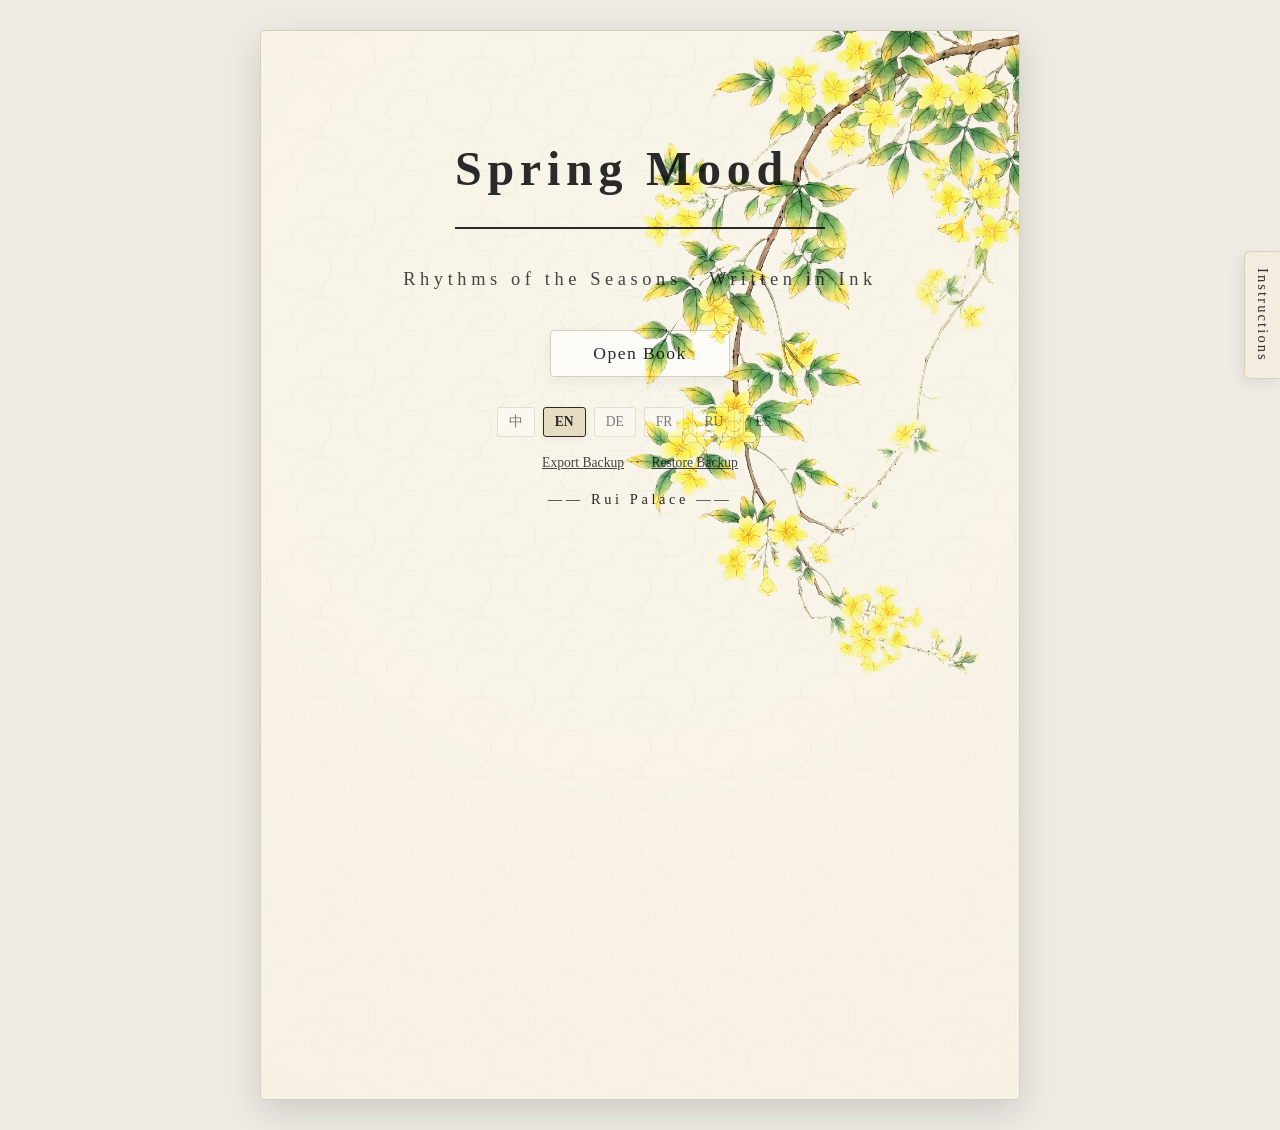
<file: index.html>
<!DOCTYPE html>
<html lang="en">
<head>
<link rel="manifest" href="manifest.json">
<meta name="theme-color" content="#F4EEDC">
<meta name="apple-mobile-web-app-capable" content="yes">
<meta name="apple-mobile-web-app-status-bar-style" content="black-translucent">
    <meta charset="UTF-8">
    <meta name="viewport" content="width=device-width, initial-scale=1.0">

    <title>Spring Mood · Rui Palace</title>

    <style>
:root {
    --bg-goose-yellow: #F4EEDC; 
    --text-ink: #333333;
    --sub-text: #444444;
    --line-color: #D8CEBC;
    --primary-color: #2A2A2A;
}

        body {
            background-color: #EFECE6;
            margin: 0;
            padding: 30px 20px;
            font-family: "Noto Serif SC", "Source Han Serif SC", "Songti SC", "SimSun", "Georgia", "Times New Roman", serif;
            display: flex;
            flex-direction: column;
            align-items: center;
            min-height: 100vh;
        }

        .book-sheet {
            width: 100%;
            max-width: 760px;
            min-height: 1070px;
            background-color: var(--bg-goose-yellow) !important;
            background-image: 
                radial-gradient(circle at 50% 30%, rgba(255,255,255,0.4) 0%, rgba(247,242,227,0.85) 100%),
                url("data:image/svg+xml,%3Csvg xmlns='http://www.w3.org/2000/svg' width='160' height='160' viewBox='0 0 160 160'%3E%3Cg fill='none' stroke='%23D8CEBC' stroke-width='1.2' stroke-linecap='round' stroke-linejoin='round' opacity='0.4'%3E%3Cpath d='M30,50 C30,35 45,25 60,25 C75,25 85,35 85,45 C85,55 75,60 65,60 C55,60 50,55 50,50 C50,45 55,40 60,40 C65,40 70,45 70,50 M30,50 C15,50 5,60 5,75 C5,90 20,100 40,100 C60,100 70,90 70,75 C70,68 65,62 60,60 M60,25 C60,10 75,2 90,2 C105,2 115,12 115,25 M115,25 C115,35 105,45 90,45 C80,45 75,38 75,30'/%3E%3Cpath d='M120,130 C120,115 135,105 150,105 C165,105 175,115 175,125 C175,135 165,140 155,140 C145,140 140,135 140,130 C140,125 145,120 150,120 C155,120 160,125 160,130 M120,130 C105,130 95,140 95,155 C95,170 110,180 130,180 M150,105 C150,90 165,82 180,82 M150,140 C135,140 125,150 125,165'/%3E%3Cpath d='M120,50 C120,35 135,25 150,25 C165,25 175,35 175,45 C175,55 165,60 155,60 C145,60 140,55 140,50 C140,45 145,40 150,40 C155,40 160,45 160,50 M120,50 C105,50 95,60 95,75 C95,90 110,100 130,100 M150,25 C150,10 165,2 180,2 M150,60 C135,60 125,70 125,85'/%3E%3Cpath d='M30,130 C30,115 45,105 60,105 C75,105 85,115 85,125 C85,135 75,140 65,140 C55,140 50,135 50,130 C50,125 55,120 60,120 C65,120 70,125 70,130 M30,130 C15,130 5,140 5,155 C5,170 20,180 40,180 M60,105 C60,90 75,82 90,82 M60,140 C45,140 35,150 35,165'/%3E%3C/g%3E%3C/svg%3E");
            background-repeat: repeat;
            padding: 55px 65px;
            box-shadow: 0 12px 40px rgba(0, 0, 0, 0.15);
            border: 1px solid var(--line-color);
            position: relative;
            box-sizing: border-box;
            overflow: hidden;
            display: flex;
            flex-direction: column;
            border-radius: 4px;
        }

        .page {
            position: absolute;
            top: 0;
            left: 0;
            width: 100%;
            height: 100%;
            padding: 55px 65px;
            box-sizing: border-box;
            display: none;
            flex-direction: column;
            z-index: 2;
            background: transparent;
        }

        .page.active {
            display: flex;
        }

        .corner-flower-sticker {
            position: absolute;
            pointer-events: none;
            z-index: 10;
            mix-blend-mode: multiply;
            filter: contrast(135%) brightness(108%);
            transition: all 0.3s ease;
        }

        .pos-top-right { top: -35px; right: -35px; width: 460px; transform: rotate(0deg); }
        .pos-top-left { top: -35px; left: -35px; width: 460px; transform: scaleX(-1); }
        .pos-bottom-right { bottom: -35px; right: -35px; width: 460px; transform: scaleY(-1); }
        .pos-bottom-left { bottom: -35px; left: -35px; width: 460px; transform: scale(-1, -1); }

        .cover-page {
            justify-content: center;
            align-items: center;
            text-align: center;
            position: relative;
        }

        .lang-switcher-bottom {
            margin-top: 30px;
            display: flex;
            gap: 8px;
            justify-content: center;
            z-index: 20;
        }
        
        .lang-btn {
            background: rgba(255, 255, 255, 0.35);
            border: 1px solid rgba(216, 206, 188, 0.6);
            padding: 5px 11px;
            font-size: 0.85rem;
            cursor: pointer;
            border-radius: 3px;
            font-family: inherit;
            color: rgba(68, 68, 68, 0.7);
            transition: all 0.2s;
        }
        .lang-btn:hover {
            background: rgba(255, 255, 255, 0.7);
            color: var(--primary-color);
        }
        .lang-btn.active {
            background: #E5DCC2;
            border-color: var(--primary-color);
            color: var(--primary-color);
            box-shadow: 0 2px 6px rgba(0,0,0,0.06);
            font-weight: 600;
        }

        .elegant-backup-bar {
            margin-top: 18px;
            display: flex;
            gap: 12px;
            justify-content: center;
            align-items: center;
            font-size: 0.85rem;
            z-index: 20;
            color: var(--sub-text);
        }
        .elegant-link {
            background: none;
            border: none;
            color: var(--sub-text);
            font-family: inherit;
            font-size: 0.85rem;
            cursor: pointer;
            text-decoration: underline;
            padding: 0;
            transition: opacity 0.2s;
        }
        .elegant-link:hover {
            opacity: 0.6;
        }

        .cover-title-wrapper {
            display: inline-flex;
            flex-direction: column;
            align-items: center;
            cursor: pointer;
            margin-bottom: 40px;
            padding-bottom: 10px;
            border-bottom: 2px solid var(--primary-color);
        }
        
        .cover-title-row {
            display: flex;
            align-items: center;
            gap: 10px;
        }

        .cover-title {
            font-size: 3rem;
            color: var(--primary-color);
            letter-spacing: 0.12em;
            font-weight: 600;
            outline: none;
            margin: 0;
        }

        .edit-pencil-icon {
            font-size: 1.3rem;
            opacity: 0.25;
            transition: opacity 0.3s ease, transform 0.3s ease;
        }
        .cover-title-wrapper:hover .edit-pencil-icon {
            opacity: 0.85;
            transform: scale(1.1);
        }

        .edit-hint-text {
            font-size: 0.8rem;
            color: var(--sub-text);
            opacity: 0;
            transform: translateY(-4px);
            transition: all 0.3s ease;
            letter-spacing: 0.08em;
            margin-top: 6px;
        }
        .cover-title-wrapper:hover .edit-hint-text {
            opacity: 0.8;
            transform: translateY(0);
        }

        .cover-subtitle {
            font-size: 1.15rem;
            color: var(--sub-text);
            letter-spacing: 0.25em;
            margin-bottom: 40px;
        }

        .btn-open {
            background-color: rgba(255, 255, 255, 0.65);
            backdrop-filter: blur(6px);
            -webkit-backdrop-filter: blur(6px);
            color: var(--primary-color);
            border: 1px solid var(--line-color);
            padding: 12px 42px;
            font-size: 1.1rem;
            font-family: inherit;
            border-radius: 4px;
            cursor: pointer;
            letter-spacing: 0.08em;
            box-shadow: 0 4px 15px rgba(0, 0, 0, 0.06);
            transition: all 0.3s ease;
        }
        .btn-open:hover { 
            background-color: rgba(255, 255, 255, 0.9); 
            border-color: var(--primary-color);
            box-shadow: 0 6px 20px rgba(0, 0, 0, 0.1);
        }

        .page-nav {
            display: flex;
            justify-content: space-between;
            align-items: center;
            border-bottom: 1px solid var(--line-color);
            padding-bottom: 12px;
            margin-bottom: 15px;
            position: relative;
            z-index: 15;
        }
        .nav-title {
            font-size: 1.2rem;
            color: var(--primary-color);
            font-weight: 600;
        }
        .btn-link {
            background: none;
            border: none;
            color: var(--sub-text);
            font-family: inherit;
            font-size: 0.95rem;
            cursor: pointer;
            text-decoration: underline;
        }
        .btn-link:hover { opacity: 0.7; }

        .sticker-toggle-bar {
            display: flex;
            justify-content: space-between;
            align-items: center;
            background: rgba(255, 255, 255, 0.5);
            border: 1px dashed var(--line-color);
            padding: 6px 12px;
            border-radius: 4px;
            margin-bottom: 12px;
            font-size: 0.85rem;
            position: relative;
            z-index: 20;
        }
        .sticker-toolbar {
            background: rgba(255, 255, 255, 0.85);
            border: 1px solid var(--line-color);
            padding: 10px 14px;
            border-radius: 4px;
            margin-bottom: 15px;
            position: relative;
            z-index: 20;
            font-size: 0.85rem;
            box-shadow: 0 4px 12px rgba(0,0,0,0.06);
            display: none;
        }
        .sticker-toolbar.show {
            display: block;
        }
        .sticker-options {
            display: flex;
            gap: 6px;
            flex-wrap: wrap;
            margin-top: 8px;
        }
        .sticker-thumb {
            width: 32px;
            height: 32px;
            object-fit: cover;
            border: 1px solid var(--line-color);
            border-radius: 3px;
            cursor: pointer;
            opacity: 0.6;
            transition: all 0.2s;
        }
        .sticker-thumb.active, .sticker-thumb:hover {
            opacity: 1;
            border-color: var(--primary-color);
            transform: scale(1.1);
        }
        .pos-btn {
            background: none;
            border: 1px solid var(--line-color);
            padding: 2px 6px;
            border-radius: 3px;
            cursor: pointer;
            font-size: 0.8rem;
            font-family: inherit;
            color: var(--primary-color);
        }
        .pos-btn.active, .pos-btn:hover {
            background: rgba(255, 255, 255, 0.95);
            border-color: var(--primary-color);
        }

        .index-page-content {
            flex-grow: 1;
            overflow-y: auto;
            padding-right: 5px;
            position: relative;
            z-index: 15;
        }
        .index-actions {
            margin-bottom: 20px;
            display: flex;
            justify-content: space-between;
            align-items: center;
            position: relative;
            z-index: 15;
        }
        .btn-primary {
            background-color: rgba(255, 255, 255, 0.65);
            backdrop-filter: blur(6px);
            -webkit-backdrop-filter: blur(6px);
            color: var(--primary-color);
            border: 1px solid var(--line-color);
            padding: 8px 20px;
            border-radius: 4px;
            cursor: pointer;
            font-family: inherit;
            font-size: 0.95rem;
            box-shadow: 0 2px 8px rgba(0,0,0,0.06);
            transition: all 0.2s ease;
        }
        .btn-primary:hover { 
            background-color: rgba(255, 255, 255, 0.9); 
            border-color: var(--primary-color);
        }

        .diary-catalog-item {
            padding: 14px 18px;
            margin-bottom: 12px;
            background: rgba(255, 255, 255, 0.6);
            border: 1px solid var(--line-color);
            border-radius: 4px;
            display: flex;
            justify-content: space-between;
            align-items: center;
            cursor: pointer;
            transition: all 0.2s;
        }
        .diary-catalog-item:hover {
            background: rgba(255, 255, 255, 0.9);
            transform: translateY(-1px);
            border-color: var(--primary-color);
        }
        .catalog-date {
            font-weight: bold;
            color: var(--primary-color);
            font-size: 0.95rem;
        }
        .catalog-preview {
            color: var(--text-ink);
            font-size: 0.95rem;
            overflow: hidden;
            text-overflow: ellipsis;
            white-space: nowrap;
            max-width: 380px;
            margin-left: 20px;
            flex-grow: 1;
        }

        .diary-header {
            display: flex;
            justify-content: flex-start;
            align-items: center;
            gap: 20px;
            border-bottom: 1px solid var(--line-color);
            padding-bottom: 10px;
            margin-bottom: 15px;
            position: relative;
            z-index: 15;
        }
        .editable-input {
            background: transparent;
            border: none;
            border-bottom: 1px dashed transparent;
            font-family: inherit;
            font-size: 0.95rem;
            color: var(--sub-text);
            outline: none;
            padding: 4px;
        }
        .editable-input:focus { border-bottom: 1px dashed var(--sub-text); }

        .writing-area {
            flex-grow: 1;
            position: relative;
            z-index: 15;
        }
        .diary-textarea {
            width: 100%;
            height: 500px;
            background: transparent;
            border: none;
            outline: none;
            resize: none;
            font-size: 1.1rem;
            line-height: 2.1;
            color: var(--text-ink);
            font-family: inherit;
        }

        .diary-footer {
            margin-top: 15px;
            padding-top: 15px;
            border-top: 1px dashed var(--line-color);
            display: flex;
            justify-content: space-between;
            align-items: center;
            position: relative;
            z-index: 15;
        }
        .poetry-footer { font-size: 1rem; color: var(--sub-text); font-style: italic; cursor: pointer; }
        .poetry-footer:hover { opacity: 0.7; }
        .brand-footer { font-size: 0.85rem; color: var(--primary-color); letter-spacing: 0.03em; }

        .guide-sidebar-tab {
            position: fixed;
            right: 0;
            top: 35%;
            transform: translateY(-50%);
            background: rgba(244, 238, 220, 0.75);
            backdrop-filter: blur(8px);
            -webkit-backdrop-filter: blur(8px);
            color: var(--primary-color);
            border: 1px solid var(--line-color);
            border-right: none;
            padding: 16px 9px;
            font-size: 0.9rem;
            writing-mode: vertical-rl;
            letter-spacing: 0.15em;
            cursor: pointer;
            border-top-left-radius: 6px;
            border-bottom-left-radius: 6px;
            box-shadow: -4px 4px 15px rgba(0,0,0,0.08);
            z-index: 100;
            transition: all 0.3s ease;
            font-family: inherit;
            text-decoration: none;
            display: block;
            text-align: center;
        }
        .guide-sidebar-tab:hover {
            background: rgba(255, 255, 255, 0.95);
            padding-right: 13px;
        }
    </style>
</head>
<body>
    <div id="diary-content" style="display: none;">
        <h1>Welcome to your exclusive space</h1>
    </div>
    
    <a href="guide.html" class="guide-sidebar-tab" id="guideTabLabel" target="_blank">Instructions</a>

    <div class="book-sheet">
        <img src="" alt="Flower Sticker" class="corner-flower-sticker" id="stickerImg">

        <div class="page cover-page active" id="pageCover">
            <div class="cover-title-wrapper" title="Click to edit title">
                <div class="cover-title-row">
                    <h1 class="cover-title" id="coverTitle" contenteditable="true">Spring Mood</h1>
                    <span class="edit-pencil-icon">✏️</span>
                </div>
                <span class="edit-hint-text" id="editHintText">(Click title to edit)</span>
            </div>

            <div class="cover-subtitle" id="coverSubtitle">Rhythms of the Seasons · Written in Ink</div>
            <button class="btn-open" id="btnOpenText" onclick="goToPage('pageIndex')">Open Book</button>
            
            <div class="lang-switcher-bottom">
                <button class="lang-btn" onclick="switchLanguage('zh', this)">中</button>
                <button class="lang-btn active" onclick="switchLanguage('en', this)">EN</button>
                <button class="lang-btn" onclick="switchLanguage('de', this)">DE</button>
                <button class="lang-btn" onclick="switchLanguage('fr', this)">FR</button>
                <button class="lang-btn" onclick="switchLanguage('ru', this)">RU</button>
                <button class="lang-btn" onclick="switchLanguage('es', this)">ES</button>
            </div>

            <div class="elegant-backup-bar">
                <button class="elegant-link" onclick="exportDiaryData()" id="btnExportData">Export Backup</button>
                <span>·</span>
                <label for="importFile" class="elegant-link" id="btnImportDataLabel" style="cursor: pointer;">Restore Backup</label>
                <input type="file" id="importFile" accept=".json" style="display: none;" onchange="importDiaryData(event)">
            </div>
            
            <div style="margin-top: 20px; font-size: 0.9rem; color: var(--primary-color); letter-spacing: 0.25em;" id="coverBrand">—— Rui Palace ——</div>
        </div>

        <div class="page" id="pageIndex">
            <div class="page-nav">
                <span class="nav-title" id="indexTitleText">Catalog & Past Treasures</span>
                <button class="btn-link" id="btnCloseBook" onclick="goToPage('pageCover')">Close Cover</button>
            </div>
            <div class="index-actions">
                <button class="btn-link" id="btnBackToMonths" onclick="renderMonthCatalog()" style="display: none; font-size: 0.95rem;">← Back to Months</button>
                <span id="currentMonthIndicator" style="font-size: 0.95rem; font-weight: 600; color: var(--primary-color);"></span>
                <button class="btn-primary" id="btnNewDiary" onclick="openNewDiary()">+ Write New Diary</button>
            </div>
            <div class="index-page-content" id="catalogList"></div>

            <div style="text-align: center; font-size: 0.85rem; color: var(--primary-color); letter-spacing: 0.15em; margin-top: 10px;" id="indexBrandText">—— Rui Palace ——</div>
        </div>

        <div class="page" id="pageWrite">
            <div class="page-nav">
                <span class="nav-title" id="writePageTitle">Inking Blossoms</span>
                <button class="btn-link" id="btnBackCatalog" onclick="handleBackFromWrite()">Back to Catalog</button>
            </div>
            
            <div class="sticker-toggle-bar">
                <span id="stickerStatusHint">🌸 Floral sticker applied</span>
                <button class="btn-link" onclick="toggleStickerToolbar()" id="btnToggleSticker" style="font-size: 0.85rem;">Change/Adjust Sticker</button>
            </div>

            <div class="sticker-toolbar" id="stickerToolbarPanel">
                <div style="display: flex; justify-content: space-between; align-items: center; margin-bottom: 6px;">
                    <span id="labelStickerPick" style="font-weight: 600;">🌸 Select Sticker:</span>
                    <button class="btn-link" onclick="toggleStickerToolbar()" id="btnCloseStickerPanel" style="font-size: 0.8rem;">Done</button>
                </div>
                <div class="sticker-options" id="stickerThumbnails"></div>
                <div style="display: flex; align-items: center; gap: 8px; margin-top: 10px; border-top: 1px dashed var(--line-color); padding-top: 6px;">
                    <span id="labelStickerPos">Sticker Corner:</span>
                    <button class="pos-btn" onclick="setStickerPosition('top-right')" id="posTR">Top-Right</button>
                    <button class="pos-btn" onclick="setStickerPosition('top-left')" id="posTL">Top-Left</button>
                    <button class="pos-btn" onclick="setStickerPosition('bottom-right')" id="posBR">Bottom-Right</button>
                    <button class="pos-btn" onclick="setStickerPosition('bottom-left')" id="posBL">Bottom-Left</button>
                </div>
            </div>

            <header class="diary-header">
                <input type="text" class="editable-input" id="inputLocation" value="city" style="width: 110px;">
                <input type="date" class="editable-input" id="inputDate" style="width: 135px;">
                <input type="text" class="editable-input" id="inputWeather" value="Spring · Sunny 24°C" style="width: 160px;">
            </header>

            <main class="writing-area">
                <textarea class="diary-textarea" id="textareaContent" placeholder="Write down your solar terms and moods here..."></textarea>
            </main>

            <footer class="diary-footer">
                <button class="btn-link" id="btnDelete" style="color: var(--sub-text);" onclick="deleteCurrentDiary()">Delete Entry</button>
                <div class="poetry-footer" id="poetryFooterText" onclick="setRandomPoetry()" title="Click to change spring poetry">“Recognizing the east wind's face with ease, a myriad of purples and reds always mean spring.”</div>
                <div class="brand-footer" id="writeBrandText">—— Rui Palace ——</div>
                <button class="btn-primary" id="btnSaveRecord" onclick="saveAndReturnIndex()" style="padding: 6px 16px; font-size: 0.9rem;">Save & Record</button>
            </footer>
        </div>
    </div>

    <script>
        let editingDate = null;
        let currentViewingMonth = null; 
        let currentStickerSrc = 'image/flower1.jpg';
        let currentStickerPos = 'top-right';
        let currentPoetryIndex = 0; 
        let fileHandle = null;

        window.addEventListener('DOMContentLoaded', () => {
            const urlParams = new URLSearchParams(window.location.search);
            const token = urlParams.get('token');

            if (token) {
                const diaryContent = document.getElementById('diary-content');
                if (diaryContent) {
                    diaryContent.style.display = 'block';
                }
            }
            // 页面加载后依据当前默认语言初始化文本
            updatePageTexts();
        });

        const flowerList = [
            'image/flower1.jpg', 'image/flower2.jpg', 'image/flower3.jpg', 'image/flower4.jpg',
            'image/flower5.jpg', 'image/flower6.jpg', 'image/flower7.jpg', 'image/flower8.jpg',
            'image/flower9.jpg', 'image/flower10.jpg', 'image/flower11.jpg'
        ];

        const springPoetries = [
            {
                zh: "“等闲识得东风面，万紫千红总是春。”",
                en: "“Recognizing the east wind's face with ease, a myriad of purples and reds always mean spring.”",
                de: "“Leicht erkennt man das Gesicht des Ostwinds, ein Meer von Farben ist stets der Frühling.”",
                fr: "“Reconnaissant aisément le visage du vent d'est, une myriade de couleurs est toujours le printemps.”",
                ru: "“Легко узнать лицо восточного ветра, мириады красок — это всегда весна.”",
                es: "“Reconociendo fácilmente la cara del viento del este, una miríada de púrpuras y rojos siempre significan primavera.”"
            },
            {
                zh: "“胜日寻芳泗水滨，无边光景一时新。”",
                en: "“Seeking blossoms by the river on a lovely day, the boundless scenery is suddenly renewed.”",
                de: "“An einem schönen Tag am Fluss nach Blüten suchend, erneuert sich die unendliche Landschaft auf einmal.”",
                fr: "“Cherchant des fleurs au bord de la rivière par une belle journée, le paysage infini est soudain renouvelé.”",
                ru: "“В прекрасный день ищу цветы у реки, бескрайние пейзажи внезапно обновляются.”",
                es: "“Buscando flores junto al río en un día encantador, el paisaje sin límites se renueva de repente.”"
            },
            {
                zh: "“竹外桃花三两枝，春江水暖鸭先知。”",
                en: "“Two or three peach branches outside the bamboo, ducks are the first to know the spring river's warmth.”",
                de: "“Zwei oder drei Pfirsichzweige hinter dem Bambus, die Enten spüren als Erste die Wärme des Flusses.”",
                fr: "“Deux ou trois branches de pêcher derrière les bambous, les canards sentent les premiers la chaleur de l'eau.”",
                ru: "“Две-три ветки персика за бамбуком, утки первыми узнают тепло весенней реки.”",
                es: "“Dos o tres ramas de durazno fuera del bambú, los patos son los primeros en conocer la calidez del río.”"
            }
        ];

        function updatePoetryDisplay() {
            if (currentPoetryIndex >= 0 && currentPoetryIndex < springPoetries.length) {
                document.getElementById('poetryFooterText').innerText = springPoetries[currentPoetryIndex][currentLang];
            }
        }

        function setRandomPoetry() {
            currentPoetryIndex = Math.floor(Math.random() * springPoetries.length);
            updatePoetryDisplay();
        }

        const translations = {
            zh: {
                title: "春天的心情",
                editHint: "（点击标题可修改）",
                subtitle: "—— 岁时流转 · 笔尖藏珍 ——",
                openBtn: "翻开书卷",
                indexTitle: "目录与过往藏珍",
                closeBook: "合上书封",
                newDiary: "+ 书写新日记",
                writeTitle: "落笔生花",
                backCatalog: "返回目录",
                backMonths: "← 返回月份目录",
                stickerHint: "🌸 当前已贴上精致花卉装饰",
                toggleSticker: "更换/调整贴纸",
                stickerPick: "🌸 选择贴纸：",
                stickerPos: "贴纸角位：",
                closePanel: "完成/收起",
                posTR: "右上", posTL: "左上", posBR: "右下", posBL: "左下",
                defaultLocation: "城市",
                defaultWeather: "立春 · 晴 24°C",
                placeholder: "在此落笔，记录节气与心境……",
                saveBtn: "保存收录",
                deleteBtn: "删除这篇",
                brandText: "—— 蕊宫 ——",
                emptyCatalog: "书卷尚为空白，点击上方“书写新日记”开启第一页吧。",
                alertDateContent: "请填写日期与日记正文。",
                alertExists: "该日期的日记已存在，请直接在目录点击修改。",
                alertSuccess: "已成功收录至蕊宫目录",
                confirmDelete: "确定要删去这篇藏珍吗？",
                monthEntriesUnit: count => `收录有 ${count} 篇春日日记`,
                clickEnter: "点击进入 >",
                exportBtn: "导出备份",
                importBtn: "恢复备份",
                backupSuccess: "备份恢复成功！页面即将刷新。",
                backupError: "文件格式错误，无法恢复备份！",
                guideTab: "使用说明"
            },
            en: {
                title: "Spring Mood",
                editHint: "(Click title to edit)",
                subtitle: "Rhythms of the Seasons · Written in Ink",
                openBtn: "Open Book",
                indexTitle: "Catalog & Past Treasures",
                closeBook: "Close Cover",
                newDiary: "+ Write New Diary",
                writeTitle: "Inking Blossoms",
                backCatalog: "Back to Catalog",
                backMonths: "← Back to Months",
                stickerHint: "🌸 Floral sticker applied",
                toggleSticker: "Change/Adjust Sticker",
                stickerPick: "🌸 Select Sticker:",
                stickerPos: "Sticker Corner:",
                closePanel: "Done",
                posTR: "Top-Right", posTL: "Top-Left", posBR: "Bottom-Right", posBL: "Bottom-Left",
                defaultLocation: "city",
                defaultWeather: "Spring · Sunny 24°C",
                placeholder: "Write down your solar terms and moods here...",
                saveBtn: "Save & Record",
                deleteBtn: "Delete Entry",
                brandText: "—— Rui Palace ——",
                emptyCatalog: "The book is blank. Click '+ Write New Diary' above to start.",
                alertDateContent: "Please fill in the date and diary content.",
                alertExists: "A diary for this date already exists.",
                alertSuccess: "Successfully recorded into Rui Palace catalog.",
                confirmDelete: "Are you sure you want to delete this treasure?",
                monthEntriesUnit: count => `${count} spring entries recorded`,
                clickEnter: "View >",
                exportBtn: "Export Backup",
                importBtn: "Restore Backup",
                backupSuccess: "Backup restored successfully! Page is refreshing.",
                backupError: "Invalid file format, cannot restore backup!",
                guideTab: "Instructions"
            },
            de: {
                title: "Frühlingsstimmung",
                editHint: "(Titel zum Bearbeiten anklicken)",
                subtitle: "Jahreszeiten im Fluss · Kostbarkeiten der Feder",
                openBtn: "Buch öffnen",
                indexTitle: "Katalog & Vergangene Schätze",
                closeBook: "Umschlag schließen",
                newDiary: "+ Neues Tagebuch",
                writeTitle: "Blühende Zeilen",
                backCatalog: "Zurück zum Katalog",
                backMonths: "← Zurück zu den Monaten",
                stickerHint: "🌸 Filigraner Blumenaufkleber angebracht",
                toggleSticker: "Aufkleber wechseln/anpassen",
                stickerPick: "🌸 Aufkleber wählen:",
                stickerPos: "Aufkleber-Ecke:",
                closePanel: "Fertig / Schließen",
                posTR: "Oben-Rechts", posTL: "Oben-Links", posBR: "Unten-Rechts", posBL: "Unten-Links",
                defaultLocation: "city",
                defaultWeather: "Frühling · Sonnig 24°C",
                placeholder: "Schreiben Sie hier Ihre Gedanken und Jahreszeiten nieder...",
                saveBtn: "Speichern",
                deleteBtn: "Eintrag löschen",
                brandText: "—— Rui Palast ——",
                emptyCatalog: "Das Buch ist noch leer. Klicken Sie oben auf „Neues Tagebuch“, um die erste Seite zu beginnen.",
                alertDateContent: "Bitte füllen Sie Datum und Inhalt aus.",
                alertExists: "Ein Eintrag für dieses Datum existiert bereits. Bitte bearbeiten Sie ihn direkt im Katalog.",
                alertSuccess: "Erfolgreich in den Rui-Palast-Katalog aufgenommen.",
                confirmDelete: "Möchten Sie diesen Schatz wirklich löschen?",
                monthEntriesUnit: count => `${count} FrühlingsEinträge vorhanden`,
                clickEnter: "Anzeigen >",
                exportBtn: "Backup exportieren",
                importBtn: "Backup wiederherstellen",
                backupSuccess: "Backup erfolgreich wiederhergestellt! Die Seite wird aktualisiert.",
                backupError: "Ungültiges Dateiformat, Backup konnte nicht wiederhergestellt werden!",
                guideTab: "Anleitung"
            },
            fr: {
                title: "Humeur de Printemps",
                editHint: "(Cliquez pour modifier le titre)",
                subtitle: "Flux des Saisons · Trésors de la Plume",
                openBtn: "Ouvrir le Livre",
                indexTitle: "Catalogue & Trésors Passés",
                closeBook: "Fermer la Couverture",
                newDiary: "+ Nouveau Journal",
                writeTitle: "Écrire en Fleurs",
                backCatalog: "Retour au Catalogue",
                backMonths: "← Retour aux Mois",
                stickerHint: "🌸 Décoration florale appliquée",
                toggleSticker: "Changer / Ajuster l'autocollant",
                stickerPick: "🌸 Choisir un autocollant :",
                stickerPos: "Position du coin :",
                closePanel: "Terminé",
                posTR: "Haut-Droite", posTL: "Haut-Gauche", posBR: "Bas-Droite", posBL: "Bas-Gauche",
                defaultLocation: "city",
                defaultWeather: "Printemps · Ensoleillé 24°C",
                placeholder: "Écrivez ici vos impressions et termes solaires...",
                saveBtn: "Enregistrer",
                deleteBtn: "Supprimer",
                brandText: "—— Palais Rui ——",
                emptyCatalog: "Le livre est encore vide. Cliquez ci-dessus sur « Nouveau Journal » pour commencer.",
                alertDateContent: "Veuillez remplir la date et le contenu.",
                alertExists: "Un journal existe déjà pour cette date. Modifiez-le directement dans le catalogue.",
                alertSuccess: "Enregistré avec succès dans le catalogue du Palais Rui.",
                confirmDelete: "Êtes-vous sûr de vouloir supprimer ce trésor ?",
                monthEntriesUnit: count => `${count} entrées de printemps enregistrées`,
                clickEnter: "Voir >",
                exportBtn: "Exporter la sauvegarde",
                importBtn: "Restaurer la sauvegarde",
                backupSuccess: "Sauvegarde restaurée avec succès ! Actualisation en cours.",
                backupError: "Format de fichier invalide, échec de la restauration !",
                guideTab: "Guide"
            },
            ru: {
                title: "Весеннее Настроение",
                editHint: "(Нажмите, чтобы изменить название)",
                subtitle: "Круговорот Сезонов · Сокровища Пера",
                openBtn: "Открыть Книгу",
                indexTitle: "Каталог и Прошлые Записи",
                closeBook: "Закрыть Обложку",
                newDiary: "+ Новая Запись",
                writeTitle: "Цветущие Строки",
                backCatalog: "Назад к Каталогу",
                backMonths: "← Назад к Месяцам",
                stickerHint: "🌸 Цветочная наклейка добавлена",
                toggleSticker: "Сменить / Настроить наклейку",
                stickerPick: "🌸 Выберите наклейку:",
                stickerPos: "Угол размещения:",
                closePanel: "Готово",
                posTR: "Вверху-Справа", posTL: "Вверху-Слева", posBR: "Внизу-Справа", posBL: "Внизу-Слева",
                defaultLocation: "Нойбиберг",
                defaultWeather: "Весна · Солнечно 24°C",
                placeholder: "Пишите здесь свои мысли и настроения...",
                saveBtn: "Сохранить",
                deleteBtn: "Удалить запись",
                brandText: "Дворец Руй · Лин Си Цзянь",
                emptyCatalog: "Книга пока пуста. Нажмите «Новая Запись», чтобы начать первую страницу.",
                alertDateContent: "Пожалуйста, заполните дату и текст дневника.",
                alertExists: "Запись на эту дату уже существует. Отредактируйте её в каталоге.",
                alertSuccess: "Успешно записано в каталог Дворца Руй.",
                confirmDelete: "Вы уверены, что хотите удалить эту сокровищницу?",
                monthEntriesUnit: count => `Записано весенних страниц: ${count}`,
                clickEnter: "Смотреть >",
                exportBtn: "Экспорт бэкапа",
                importBtn: "Импорт бэкапа",
                backupSuccess: "Бэкап успешно восстановлен! Страница обновляется.",
                backupError: "Неверный формат файла, не удалось восстановить бэкап!",
                guideTab: "Справка"
            },
            es: {
                title: "Humor de Primavera",
                editHint: "(Haz clic para editar el título)",
                subtitle: "Fluido de Estaciones · Tesoros de la Pluma",
                openBtn: "Abrir Libro",
                indexTitle: "Catálogo y Tesoros Pasados",
                closeBook: "Cerrar Portada",
                newDiary: "+ Nuevo Diario",
                writeTitle: "Escribir con Flores",
                backCatalog: "Volver al Catálogo",
                backMonths: "← Volver a Meses",
                stickerHint: "🌸 Pegatina floral aplicada",
                toggleSticker: "Cambiar / Ajustar pegatina",
                stickerPick: "🌸 Seleccionar pegatina:",
                stickerPos: "Esquina de la pegatina:",
                closePanel: "Listo",
                posTR: "Arriba-Der", posTL: "Arriba-Izq", posBR: "Abajo-Der", posBL: "Abajo-Izq",
                defaultLocation: "city",
                defaultWeather: "Primavera · Soleado 24°C",
                placeholder: "Escribe aquí tus estados de ánimo y términos solares...",
                saveBtn: "Guardar",
                deleteBtn: "Eliminar entrada",
                brandText: "—— Palacio Rui ——",
                emptyCatalog: "El libro está en blanco. Haz clic arriba en '+ Nuevo Diario' para empezar.",
                alertDateContent: "Por favor, completa la fecha y el contenido del diario.",
                alertExists: "Ya existe un diario para esta fecha. Edítalo directamente en el catálogo.",
                alertSuccess: "Registrado con éxito en el catálogo del Palacio Rui.",
                confirmDelete: "¿Estás seguro de que deseas eliminar este tesoro?",
                monthEntriesUnit: count => `${count} entradas de primavera registradas`,
                clickEnter: "Ver >",
                exportBtn: "Exportar copia",
                importBtn: "Restaurar copia",
                backupSuccess: "¡Copia de seguridad restaurada con éxito! La página se recargará.",
                backupError: "¡Formato de archivo erróneo, no se pudo restaurar!",
                guideTab: "Guía"
            }
        };

        // 【修改点2】将默认启动语言改为英文 'en'
        let currentLang = 'en';

        function switchLanguage(lang, btnElement) {
            currentLang = lang;
            document.querySelectorAll('.lang-btn').forEach(btn => btn.classList.remove('active'));
            if (btnElement) {
                btnElement.classList.add('active');
            } else {
                const targetBtn = Array.from(document.querySelectorAll('.lang-btn'))
                    .find(b => b.getAttribute('onclick') && b.getAttribute('onclick').includes(`('${lang}'`));
                if (targetBtn) targetBtn.classList.add('active');
            }
            updatePageTexts();
        }

        function updatePageTexts() {
            const t = translations[currentLang];
            if (!t) return;

            document.getElementById('coverTitle').innerText = t.title;
            document.getElementById('editHintText').innerText = t.editHint;
            document.getElementById('coverSubtitle').innerText = t.subtitle;
            document.getElementById('btnOpenText').innerText = t.openBtn;
            document.getElementById('indexTitleText').innerText = t.indexTitle;
            document.getElementById('btnCloseBook').innerText = t.closeBook;
            document.getElementById('btnNewDiary').innerText = t.newDiary;
            document.getElementById('writePageTitle').innerText = t.writeTitle;
            document.getElementById('btnBackCatalog').innerText = t.backCatalog;
            document.getElementById('btnBackToMonths').innerText = t.backMonths;
            document.getElementById('stickerStatusHint').innerText = t.stickerHint;
            document.getElementById('btnToggleSticker').innerText = t.toggleSticker;
            document.getElementById('labelStickerPick').innerText = t.stickerPick;
            document.getElementById('labelStickerPos').innerText = t.stickerPos;
            document.getElementById('btnCloseStickerPanel').innerText = t.closePanel;
            document.getElementById('posTR').innerText = t.posTR;
            document.getElementById('posTL').innerText = t.posTL;
            document.getElementById('posBR').innerText = t.posBR;
            document.getElementById('posBL').innerText = t.posBL;
            document.getElementById('textareaContent').placeholder = t.placeholder;
            document.getElementById('btnSaveRecord').innerText = t.saveBtn;
            document.getElementById('btnDelete').innerText = t.deleteBtn;
            document.getElementById('coverBrand').innerText = t.brandText;
            document.getElementById('indexBrandText').innerText = t.brandText;
            document.getElementById('writeBrandText').innerText = t.brandText;

            document.getElementById('btnExportData').innerText = t.exportBtn;
            document.getElementById('btnImportDataLabel').innerText = t.importBtn;
            document.getElementById('guideTabLabel').innerText = t.guideTab;

            if (!editingDate) {
                const locInput = document.getElementById('inputLocation');
                if (locInput) locInput.value = t.defaultLocation;
                const weaInput = document.getElementById('inputWeather');
                if (weaInput) weaInput.value = t.defaultWeather;
            }

            updatePoetryDisplay();
            
            if (currentViewingMonth) {
                renderDateCatalog(currentViewingMonth);
            } else {
                renderMonthCatalog();
            }
        }

        window.onload = function() {
            initStickerThumbnails();
            renderMonthCatalog();
            goToPage('pageCover');
        };

        function toggleStickerToolbar() {
            const panel = document.getElementById('stickerToolbarPanel');
            panel.classList.toggle('show');
        }

        function initStickerThumbnails() {
            const container = document.getElementById('stickerThumbnails');
            container.innerHTML = flowerList.map((src, index) => `
                <img src="${src}" class="sticker-thumb ${src === currentStickerSrc ? 'active' : ''}" onclick="selectStickerImage('${src}')" title="flower${index+1}" alt="flower${index+1}">
            `).join('');
        }

        function selectStickerImage(src) {
            currentStickerSrc = src;
            document.querySelectorAll('.sticker-thumb').forEach(thumb => {
                if(thumb.getAttribute('src') === src) {
                    thumb.classList.add('active');
                } else {
                    thumb.classList.remove('active');
                }
            });
            updateStickerDisplay();
            document.getElementById('stickerToolbarPanel').classList.remove('show');
        }

        function setStickerPosition(pos) {
            currentStickerPos = pos;
            ['posTR', 'posTL', 'posBR', 'posBL'].forEach(id => document.getElementById(id).classList.remove('active'));
            
            if(pos === 'top-right') document.getElementById('posTR').classList.add('active');
            if(pos === 'top-left') document.getElementById('posTL').classList.add('active');
            if(pos === 'bottom-right') document.getElementById('posBR').classList.add('active');
            if(pos === 'bottom-left') document.getElementById('posBL').classList.add('active');

            updateStickerDisplay();
            document.getElementById('stickerToolbarPanel').classList.remove('show');
        }

        function updateStickerDisplay() {
            const sticker = document.getElementById('stickerImg');
            sticker.style.display = 'block';
            sticker.src = currentStickerSrc;
            sticker.className = `corner-flower-sticker pos-${currentStickerPos}`;
            sticker.style.transform = 'none';
        }

        function goToPage(pageId) {
            document.querySelectorAll('.page').forEach(p => p.classList.remove('active'));
            document.getElementById(pageId).classList.add('active');

            const sticker = document.getElementById('stickerImg');

            if (pageId === 'pageCover') {
                sticker.style.display = 'block';
                sticker.src = 'image/flower1.jpg';
                sticker.className = 'corner-flower-sticker pos-top-right';
                sticker.style.width = '460px';
                sticker.style.transform = 'none';
            } else if (pageId === 'pageIndex') {
                sticker.style.display = 'block';
                sticker.src = 'image/flower11.jpg';
                sticker.className = 'corner-flower-sticker';
                sticker.style.bottom = '-35px';
                sticker.style.right = '-35px';
                sticker.style.width = '560px';
                sticker.style.transform = 'none'; 
                renderMonthCatalog();
            }
        }

        function openNewDiary() {
            editingDate = null;
            const t = translations[currentLang];
            const today = new Date().toISOString().split('T')[0];
            document.getElementById('inputDate').value = today;
            document.getElementById('inputDate').disabled = false;
            document.getElementById('inputLocation').value = t.defaultLocation;
            document.getElementById('inputWeather').value = t.defaultWeather;
            document.getElementById('textareaContent').value = "";
            document.getElementById('stickerToolbarPanel').classList.remove('show');

            setRandomPoetry();

            currentStickerSrc = flowerList[Math.floor(Math.random() * flowerList.length)];
            currentStickerPos = 'top-right';

            initStickerThumbnails();
            setStickerPosition('top-right');

            document.querySelectorAll('.page').forEach(p => p.classList.remove('active'));
            document.getElementById('pageWrite').classList.add('active');
        }

        function openExistingDiary(date) {
            editingDate = date;
            let entries = JSON.parse(localStorage.getItem('ruigong_princess_diaries') || '[]');
            const target = entries.find(item => item.date === date);
            
            if(target) {
                document.getElementById('inputDate').value = target.date;
                document.getElementById('inputDate').disabled = true;
                document.getElementById('inputLocation').value = target.location || translations[currentLang].defaultLocation;
                document.getElementById('inputWeather').value = target.weather || '';
                document.getElementById('textareaContent').value = target.content;
                document.getElementById('stickerToolbarPanel').classList.remove('show');

                if (target.poetryIndex !== undefined) {
                    currentPoetryIndex = target.poetryIndex;
                    updatePoetryDisplay();
                } else if (target.poetry) {
                    document.getElementById('poetryFooterText').innerText = target.poetry;
                    currentPoetryIndex = -1;
                } else {
                    setRandomPoetry();
                }

                currentStickerSrc = target.stickerSrc || 'image/flower2.jpg';
                currentStickerPos = target.stickerPos || 'top-right';

                initStickerThumbnails();
                setStickerPosition(currentStickerPos);

                document.querySelectorAll('.page').forEach(p => p.classList.remove('active'));
                document.getElementById('pageWrite').classList.add('active');
            }
        }

        async function saveAndReturnIndex() {
            const t = translations[currentLang];
            const date = document.getElementById('inputDate').value;
            const location = document.getElementById('inputLocation').value;
            const weather = document.getElementById('inputWeather').value;
            const content = document.getElementById('textareaContent').value;
            const poetry = document.getElementById('poetryFooterText').innerText;

            if (!date || !content) {
                alert(t.alertDateContent);
                return;
            }

            let entries = JSON.parse(localStorage.getItem('ruigong_princess_diaries') || '[]');
            
            if (editingDate) {
                const idx = entries.findIndex(item => item.date === editingDate);
                if(idx >= 0) {
                    entries[idx].location = location;
                    entries[idx].weather = weather;
                    entries[idx].content = content;
                    entries[idx].poetry = poetry;
                    entries[idx].poetryIndex = currentPoetryIndex;
                    entries[idx].stickerSrc = currentStickerSrc;
                    entries[idx].stickerPos = currentStickerPos;
                }
            } else {
                if(entries.some(item => item.date === date)) {
                    alert(t.alertExists);
                    return;
                }
                entries.push({ 
                    date, 
                    location,
                    weather, 
                    content,
                    poetry,
                    poetryIndex: currentPoetryIndex,
                    stickerSrc: currentStickerSrc,
                    stickerPos: currentStickerPos
                });
            }

            entries.sort((a, b) => new Date(b.date) - new Date(a.date));
            const dataString = JSON.stringify(entries);
            localStorage.setItem('ruigong_princess_diaries', dataString);

            if (fileHandle) {
                await syncToDisk(dataString);
            }

            alert(t.alertSuccess);

            if (editingDate) {
                currentViewingMonth = editingDate.substring(0, 7);
                renderDateCatalog(currentViewingMonth);
            } else {
                currentViewingMonth = date.substring(0, 7);
                renderDateCatalog(currentViewingMonth);
            }
            document.querySelectorAll('.page').forEach(p => p.classList.remove('active'));
            document.getElementById('pageIndex').classList.add('active');
        }

        async function deleteCurrentDiary() {
            const t = translations[currentLang];
            const dateToDelete = editingDate || document.getElementById('inputDate').value;
            
            if(!dateToDelete) return;

            if(confirm(t.confirmDelete)) {
                let entries = JSON.parse(localStorage.getItem('ruigong_princess_diaries') || '[]');
                entries = entries.filter(item => item.date !== dateToDelete);
                const dataString = JSON.stringify(entries);
                localStorage.setItem('ruigong_princess_diaries', dataString);

                if (fileHandle) {
                    await syncToDisk(dataString);
                }
                
                const month = dateToDelete.substring(0, 7);
                editingDate = null;
                
                renderDateCatalog(month);
                document.querySelectorAll('.page').forEach(p => p.classList.remove('active'));
                document.getElementById('pageIndex').classList.add('active');
            }
        }

        function handleBackFromWrite() {
            if (currentViewingMonth) {
                renderDateCatalog(currentViewingMonth);
            } else {
                renderMonthCatalog();
            }
            goToPage('pageIndex');
        }

        function getLocalizedMonthName(year, month) {
            const mIndex = parseInt(month) - 1;
            if (currentLang === 'en') {
                const names = ["January", "February", "March", "April", "May", "June", "July", "August", "September", "October", "November", "December"];
                return `${names[mIndex]} ${year}`;
            } else if (currentLang === 'de') {
                const names = ["Januar", "Februar", "März", "April", "Mai", "Juni", "Juli", "August", "September", "Oktober", "November", "Dezember"];
                return `${names[mIndex]} ${year}`;
            } else if (currentLang === 'fr') {
                const names = ["Janvier", "Février", "Mars", "Avril", "Mai", "Juin", "Juillet", "Août", "Septembre", "Octobre", "Novembre", "Décembre"];
                return `${names[mIndex]} ${year}`;
            } else if (currentLang === 'ru') {
                const names = ["Январь", "Февраль", "Март", "Апрель", "Май", "Июнь", "Июль", "Август", "Сентябрь", "Октябрь", "Ноябрь", "Декабрь"];
                return `${names[mIndex]} ${year}`;
            } else if (currentLang === 'es') {
                const names = ["Enero", "Febrero", "Marzo", "Abril", "Mayo", "Junio", "Julio", "Agosto", "Septiembre", "Octubre", "Noviembre", "Diciembre"];
                return `${names[mIndex]} de ${year}`;
            }
            return `${year}年 ${parseInt(month)}月`;
        }

        function renderMonthCatalog() {
            currentViewingMonth = null;
            document.getElementById('btnBackToMonths').style.display = 'none';
            document.getElementById('currentMonthIndicator').innerText = '';

            const t = translations[currentLang];
            const catalogContainer = document.getElementById('catalogList');
            let entries = JSON.parse(localStorage.getItem('ruigong_princess_diaries') || '[]');
            
            if (entries.length === 0) {
                catalogContainer.innerHTML = `<div style="color: var(--sub-text); text-align: center; margin-top: 100px;">${t.emptyCatalog}</div>`;
                return;
            }

            let monthsMap = {};
            entries.forEach(e => {
                if (e.date && e.date.length >= 7) {
                    let m = e.date.substring(0, 7);
                    if (!monthsMap[m]) monthsMap[m] = 0;
                    monthsMap[m]++;
                }
            });

            let sortedMonths = Object.keys(monthsMap).sort((a, b) => b.localeCompare(a));

            catalogContainer.innerHTML = sortedMonths.map(m => {
                let [year, month] = m.split('-');
                let monthLabel = getLocalizedMonthName(year, month);

                return `
                    <div class="diary-catalog-item" onclick="renderDateCatalog('${m}')">
                        <div class="catalog-date">🌸 ${monthLabel}</div>
                        <div class="catalog-preview" style="color: var(--sub-text);">${t.monthEntriesUnit(monthsMap[m])}</div>
                        <div style="font-size:0.85rem; color:var(--primary-color);">${t.clickEnter}</div>
                    </div>
                `;
            }).join('');
        }

        function renderDateCatalog(monthStr) {
            currentViewingMonth = monthStr;
            document.getElementById('btnBackToMonths').style.display = 'inline-block';
            
            let [year, month] = monthStr.split('-');
            document.getElementById('currentMonthIndicator').innerText = getLocalizedMonthName(year, month);

            const catalogContainer = document.getElementById('catalogList');
            let entries = JSON.parse(localStorage.getItem('ruigong_princess_diaries') || '[]');
            
            let monthEntries = entries.filter(e => e.date && e.date.startsWith(monthStr));
            monthEntries.sort((a, b) => new Date(b.date) - new Date(a.date));

            catalogContainer.innerHTML = monthEntries.map(e => `
                <div class="diary-catalog-item" onclick="openExistingDiary('${e.date}')">
                    <div class="catalog-date">${e.date}</div>
                    <div class="catalog-preview">${e.content}</div>
                    <div style="font-size:0.85rem; color:var(--primary-color); min-width:90px; text-align:right;">${e.weather || ''}</div>
                </div>
            `).join('');
        }

        function exportDiaryData() {
            const data = localStorage.getItem('ruigong_princess_diaries') || '[]';
            const blob = new Blob([data], { type: 'application/json;charset=utf-8' });
            const url = URL.createObjectURL(blob);
            const a = document.createElement('a');
            a.href = url;
            a.download = `LingXiJian_Backup_${new Date().toISOString().slice(0,10)}.json`;
            a.click();
            URL.revokeObjectURL(url);
        }

        function importDiaryData(event) {
            const file = event.target.files[0];
            if (!file) return;
            const reader = new FileReader();
            reader.onload = function(e) {
                try {
                    const content = e.target.result;
                    JSON.parse(content);
                    localStorage.setItem('ruigong_princess_diaries', content);
                    alert(translations[currentLang].backupSuccess);
                    location.reload();
                } catch (err) {
                    alert(translations[currentLang].backupError);
                }
            };
            reader.readAsText(file);
        }

        if ('serviceWorker' in navigator) {
            window.addEventListener('load', () => {
                navigator.serviceWorker.register('./sw.js')
                    .then(reg => {
                        console.log('Service Worker registered:', reg.scope);
                    })
                    .catch(err => {
                        console.log('Service Worker registration failed:', err);
                    });
            });
        }
    </script>
</body>
</html>
</file>
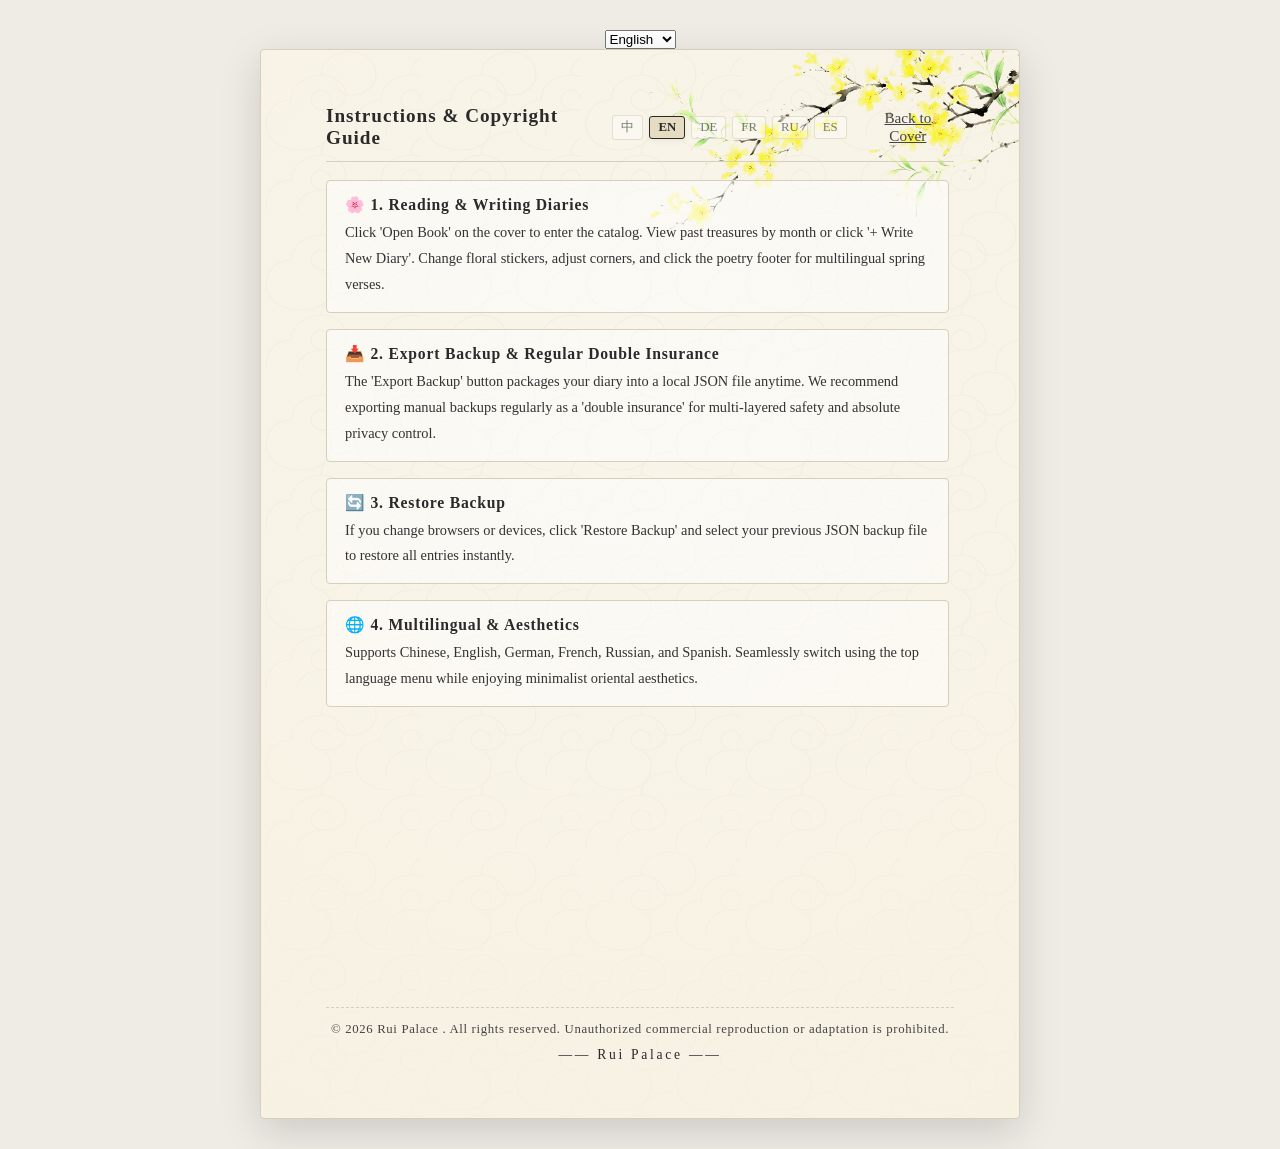
<file: guide.html>
<link rel="manifest" href="manifest.json">
<!DOCTYPE html>

<!-- 语言选择下拉菜单 -->
<select id="language-selector" onchange="switchLanguage(this.value)">
    <option value="zh">中文</option>
    <option value="en" selected>English</option>
    <option value="de">Deutsch</option>
</select>

<html lang="en">
<head>
    <meta charset="UTF-8">
    <meta name="viewport" content="width=device-width, initial-scale=1.0">
    <title>Instructions & Copyright Guide · Rui Palace</title>

    <style>
        :root {
            --bg-goose-yellow: #F4EEDC; 
            --text-ink: #333333;
            --sub-text: #444444;
            --line-color: #D8CEBC;
            --primary-color: #2A2A2A;
        }

        body {
            background-color: #EFECE6;
            margin: 0;
            padding: 30px 20px;
            font-family: "Noto Serif SC", "Source Han Serif SC", "Songti SC", "SimSun", "Georgia", "Times New Roman", serif;
            display: flex;
            flex-direction: column;
            align-items: center;
            min-height: 100vh;
        }

        .book-sheet {
            width: 100%;
            max-width: 760px;
            height: 1070px;
            background-color: var(--bg-goose-yellow) !important;
            background-image: 
                radial-gradient(circle at 50% 30%, rgba(255,255,255,0.4) 0%, rgba(247,242,227,0.85) 100%),
                url("data:image/svg+xml,%3Csvg xmlns='http://www.w3.org/2000/svg' width='160' height='160' viewBox='0 0 160 160'%3E%3Cg fill='none' stroke='%23D8CEBC' stroke-width='1.2' stroke-linecap='round' stroke-linejoin='round' opacity='0.4'%3E%3Cpath d='M30,50 C30,35 45,25 60,25 C75,25 85,35 85,45 C85,55 75,60 65,60 C55,60 50,55 50,50 C50,45 55,40 60,40 C65,40 70,45 70,50 M30,50 C15,50 5,60 5,75 C5,90 20,100 40,100 C60,100 70,90 70,75 C70,68 65,62 60,60 M60,25 C60,10 75,2 90,2 C105,2 115,12 115,25 M115,25 C115,35 105,45 90,45 C80,45 75,38 75,30'/%3E%3Cpath d='M120,130 C120,115 135,105 150,105 C165,105 175,115 175,125 C175,135 165,140 155,140 C145,140 140,135 140,130 C140,125 145,120 150,120 C155,120 160,125 160,130 M120,130 C105,130 95,140 95,155 C95,170 110,180 130,180 M150,105 C150,90 165,82 180,82 M150,140 C135,140 125,150 125,165'/%3E%3Cpath d='M120,50 C120,35 135,25 150,25 C165,25 175,35 175,45 C175,55 165,60 155,60 C145,60 140,55 140,50 C140,45 145,40 150,40 C155,40 160,45 160,50 M120,50 C105,50 95,60 95,75 C95,90 110,100 130,100 M150,25 C150,10 165,2 180,2 M150,60 C135,60 125,70 125,85'/%3E%3Cpath d='M30,130 C30,115 45,105 60,105 C75,105 85,115 85,125 C85,135 75,140 65,140 C55,140 50,135 50,130 C50,125 55,120 60,120 C65,120 70,125 70,130 M30,130 C15,130 5,140 5,155 C5,170 20,180 40,180 M60,105 C60,90 75,82 90,82 M60,140 C45,140 35,150 35,165'/%3E%3C/g%3E%3C/svg%3E");
            background-repeat: repeat;
            padding: 55px 65px;
            box-shadow: 0 12px 40px rgba(0, 0, 0, 0.15);
            border: 1px solid var(--line-color);
            position: relative;
            box-sizing: border-box;
            overflow: hidden;
            display: flex;
            flex-direction: column;
            border-radius: 4px;
        }

        .corner-flower-sticker {
            position: absolute;
            pointer-events: none;
            z-index: 10;
            mix-blend-mode: multiply;
            filter: contrast(135%) brightness(108%);
            top: -35px; 
            right: -35px; 
            width: 460px;
        }

        .page-nav {
            display: flex;
            justify-content: space-between;
            align-items: center;
            border-bottom: 1px solid var(--line-color);
            padding-bottom: 12px;
            margin-bottom: 18px;
            position: relative;
            z-index: 15;
        }

        .nav-title {
            font-size: 1.2rem;
            color: var(--primary-color);
            font-weight: 600;
            letter-spacing: 0.05em;
        }

        .nav-right-group {
            display: flex;
            align-items: center;
            gap: 15px;
        }

        .lang-switcher {
            display: flex;
            gap: 6px;
            align-items: center;
        }
        
        .lang-btn {
            background: rgba(255, 255, 255, 0.35);
            border: 1px solid rgba(216, 206, 188, 0.6);
            padding: 3px 8px;
            font-size: 0.8rem;
            cursor: pointer;
            border-radius: 3px;
            font-family: inherit;
            color: rgba(68, 68, 68, 0.7);
            transition: all 0.2s;
        }
        .lang-btn:hover {
            background: rgba(255, 255, 255, 0.7);
            color: var(--primary-color);
        }
        .lang-btn.active {
            background: #E5DCC2;
            border-color: var(--primary-color);
            color: var(--primary-color);
            box-shadow: 0 2px 6px rgba(0,0,0,0.06);
            font-weight: 600;
        }

        .btn-link {
            background: none;
            border: none;
            color: var(--sub-text);
            font-family: inherit;
            font-size: 0.95rem;
            cursor: pointer;
            text-decoration: underline;
        }
        .btn-link:hover { opacity: 0.7; }

        .content-area {
            flex-grow: 1;
            overflow-y: auto;
            position: relative;
            z-index: 15;
            padding-right: 5px;
        }

        .guide-section {
            margin-bottom: 16px;
            background: rgba(255, 255, 255, 0.5);
            border: 1px solid var(--line-color);
            padding: 14px 18px;
            border-radius: 4px;
        }
        .guide-h2 {
            font-size: 0.98rem;
            font-weight: bold;
            color: var(--primary-color);
            margin-top: 0;
            margin-bottom: 6px;
            letter-spacing: 0.05em;
        }
        .guide-p {
            font-size: 0.9rem;
            line-height: 1.8;
            color: var(--text-ink);
            margin: 0;
        }

        .footer-area {
            margin-top: 15px;
            position: relative;
            z-index: 15;
            border-top: 1px dashed var(--line-color);
            padding-top: 12px;
            display: flex;
            flex-direction: column;
            align-items: center;
            gap: 8px;
        }

        .copyright-text {
            text-align: center;
            font-size: 0.8rem;
            color: var(--sub-text);
            letter-spacing: 0.05em;
            line-height: 1.5;
        }

        .brand-footer {
            text-align: center;
            font-size: 0.85rem;
            color: var(--primary-color);
            letter-spacing: 0.2em;
        }
    </style>
</head>
<body>

    <div class="book-sheet">
        <img src="image/flower3.jpg" alt="Flower Sticker" class="corner-flower-sticker">

        <!-- 顶部导航与语言切换 -->
        <div class="page-nav">
            <span class="nav-title" id="guideNavTitle">Instructions & Copyright Guide</span>
            <div class="nav-right-group">
                <div class="lang-switcher">
                    <button class="lang-btn" onclick="switchLanguage('zh')">中</button>
                    <button class="lang-btn active" onclick="switchLanguage('en')">EN</button>
                    <button class="lang-btn" onclick="switchLanguage('de')">DE</button>
                    <button class="lang-btn" onclick="switchLanguage('fr')">FR</button>
                    <button class="lang-btn" onclick="switchLanguage('ru')">RU</button>
                    <button class="lang-btn" onclick="switchLanguage('es')">ES</button>
                </div>
                <button class="btn-link" id="btnBackHome" onclick="window.location.href='index.html'">Back to Cover</button>
            </div>
        </div>

        <!-- 说明正文滚动区（默认显示英文） -->
        <div class="content-area" id="guideContentArea">
            <div class="guide-section">
                <div class="guide-h2" id="h2Title1">🌸 1. Reading & Writing Diaries</div>
                <div class="guide-p" id="pText1">Click 'Open Book' on the cover to enter the catalog. View past treasures by month or click '+ Write New Diary'. Change floral stickers, adjust corners, and click the poetry footer for multilingual spring verses.</div>
            </div>
            
            <div class="guide-section">
                <div class="guide-h2" id="h2Title2">📥 2. Export Backup & Regular Double Insurance</div>
                <div class="guide-p" id="pText2">The 'Export Backup' button packages your diary into a local JSON file anytime. We recommend exporting manual backups regularly as a 'double insurance' for multi-layered safety and absolute privacy control.</div>
            </div>

            <div class="guide-section">
                <div class="guide-h2" id="h2Title3">🔄 3. Restore Backup</div>
                <div class="guide-p" id="pText3">If you change browsers or devices, click 'Restore Backup' and select your previous JSON backup file to restore all entries instantly.</div>
            </div>

            <div class="guide-section">
                <div class="guide-h2" id="h2Title4">🌐 4. Multilingual & Aesthetics</div>
                <div class="guide-p" id="pText4">Supports Chinese, English, German, French, Russian, and Spanish. Seamlessly switch using the top language menu while enjoying minimalist oriental aesthetics.</div>
            </div>
        </div>

        <!-- 底部版权与品牌区 -->
        <div class="footer-area">
            <div class="copyright-text" id="copyrightText">
                © 2026 Rui Palace . All rights reserved. Unauthorized commercial reproduction or adaptation is prohibited.
            </div>
            <div class="brand-footer" id="guideBrand">—— Rui Palace ——</div>
        </div>
    </div>

    <script>
        const guideTranslations = {
            zh: {
                navTitle: "使用说明与版权指引",
                backHome: "返回书封",
                h2_1: "🌸 1. 书卷翻阅与日记落笔",
                p_1: "在首页点击“翻开书卷”即可进入目录。您可以按月份查看过往藏珍，或点击右上角“书写新日记”记录当下的节气与心境。落笔时支持自由更换花卉贴纸、调整贴纸角位，并可点击底部诗词切换多语种春日名句。",
                h2_2: "📥 2. 导出备份与定期双保险",
                p_2: "位于首页底部的“导出备份”按钮可随时将日记打包生成本地 JSON 文件。建议您定期手动导出备份作为“双保险”，以实现多重安全防护，绝对掌控您的个人隐私与数据安全。",
                h2_3: "🔄 3. 恢复备份（数据导入）",
                p_3: "若更换了浏览器、设备，可点击首页底部的“恢复备份”按钮，选择以往导出的 JSON 备份文件即可一键还原全部日记内容。",
                h2_4: "🌐 4. 多语言支持与交互体验",
                p_4: "本站完美支持中、英、德,、法、俄、西六种语言。您随时可以通过上方的语言按钮无缝转换整站文案。排版与交互设计均充分契合东方式极简美学。",
                copyright: "© 2026 蕊宫版权所有保留所有权利。未经授权，禁止任何形式的商业转载、改编或盗用。",
                brand: "—— 蕊宫  ——"
            },
            en: {
                navTitle: "Instructions & Copyright Guide",
                backHome: "Back to Cover",
                h2_1: "🌸 1. Reading & Writing Diaries",
                p_1: "Click 'Open Book' on the cover to enter the catalog. View past treasures by month or click '+ Write New Diary'. Change floral stickers, adjust corners, and click the poetry footer for multilingual spring verses.",
                h2_2: "📥 2. Export Backup & Regular Double Insurance",
                p_2: "The 'Export Backup' button packages your diary into a local JSON file anytime. We recommend exporting manual backups regularly as a 'double insurance' for multi-layered safety and absolute privacy control.",
                h2_3: "🔄 3. Restore Backup",
                p_3: "If you change browsers or devices, click 'Restore Backup' and select your previous JSON backup file to restore all entries instantly.",
                h2_4: "🌐 4. Multilingual & Aesthetics",
                p_4: "Supports Chinese, English, German, French, Russian, and Spanish. Seamlessly switch using the top language menu while enjoying minimalist oriental aesthetics.",
                copyright: "© 2026 Rui Palace. All rights reserved. Unauthorized commercial reproduction or adaptation is prohibited.",
                brand: "—— Rui Palace ——"
            },
            de: {
                navTitle: "Anleitung & Urheberrecht",
                backHome: "Zum Umschlag",
                h2_1: "🌸 1. Lesen & Tagebuch schreiben",
                p_1: "Klicken Sie auf „Buch öffnen“, um den Katalog aufzurufen. Betrachten Sie Schätze nach Monat oder schreiben Sie über „Neues Tagebuch“ Ihre aktuellen Stimmungen nieder. Sticker lassen sich flexibel anpassen.",
                h2_2: "📥 3. Backup exportieren & regelmäßige doppelte Absicherung",
                p_2: "Der Button „Backup exportieren“ erstellt jederzeit eine lokale JSON-Datei. Es wird empfohlen, regelmäßig manuelle Backups als „doppelte Absicherung“ zu erstellen, um die absolute Datensicherheit zu gewährleisten.",
                h2_3: "🔄 4. Backup wiederherstellen",
                p_3: "Bei Browserwechsel oder Gerätetausch wählen Sie Ihre JSON-Sicherheitskopie über „Backup wiederherstellen“ aus, um alle Einträge sofort wiederherzustellen.",
                h2_4: "🌐 5. Mehrsprachigkeit & Ästhetik",
                p_4: "Die Website unterstützt sechs Sprachen. Wechseln Sie nahtlos über das obere Sprachmenü und genießen Sie die minimalistische orientalische Ästhetik.",
                copyright: "© 2026 Rui Palast. Alle Rechte vorbehalten. Unerlaubte kommerzielle Nutzung oder Anpassung ist untersagt.",
                brand: "—— Rui Palast ——"
            },
            fr: {
                navTitle: "Instructions & Droits d'Auteur",
                backHome: "Retour à la Couverture",
                h2_1: "🌸 1. Lecture et Écriture",
                p_1: "Cliquez sur « Ouvrir le Livre » pour accéder au catalogue. Consultez les notes par mois ou créez un nouveau journal. Personnalisez les autocollants et les coins.",
                h2_2: "📥 3. Exportation et double assurance régulière",
                p_2: "Le bouton d'exportation rassemble vos données dans un fichier JSON local. Il est conseillé d'effectuer des sauvegardes manuelles régulières comme « double assurance » pour une sécurité absolue.",
                h2_3: "🔄 4. Restaurer la Sauvegarde",
                p_3: "En cas de changement d'appareil ou de nettoyage du cache, importez votre fichier JSON pour restaurer instantanément l'ensemble de vos journaux.",
                h2_4: "🌐 5. Support Multilingue et Esthétique",
                p_4: "Prend en charge six langues. Changez facilement via le menu supérieur tout en profitant d'une esthétique orientale minimaliste.",
                copyright: "© 2026 Palais Rui. Tous droits réservés. Reproduction commerciale interdite.",
                brand: "—— Palais Rui ——"
            },
            ru: {
                navTitle: "Инструкция и Авторские Права",
                backHome: "К обложке",
                h2_1: "🌸 1. Чтение и Написание Дневника",
                p_1: "Нажмите «Открыть Книгу» для входа в каталог. Просматривайте архив по месяцам или создавайте новые записи. Меняйте цветочные стикеры и настраивайте их положение.",
                h2_2: "📥 3. Экспорт бэкапа и регулярная двойная страховка",
                p_2: "Кнопка экспорта упаковывает ваши данные в локальный JSON-файл. Рекомендуется регулярно делать ручные бэкапы в качестве «двойной страховки» для абсолютной безопасности конфиденциальных данных.",
                h2_3: "🔄 4. Восстановление Бэкапа",
                p_3: "При смене браузера или устройства вы можете в один клик восстановить все записи с помощью сохраненного JSON-файла.",
                h2_4: "🌐 5. Поддержка Языков",
                p_4: "Полная поддержка шести языков с мгновенным переключением через верхнее меню в восточном минималистичном стиле.",
                copyright: "© 2026 Дворец Руй · Лин Си Цзянь. Все права защищены. Коммерческое использование запрещено.",
                brand: "—— Дворец Руй · Лин Си Цзянь ——"
            },
            es: {
                navTitle: "Instrucciones y Derechos",
                backHome: "Volver a Portada",
                h2_1: "🌸 1. Lectura y Escritura",
                p_1: "Haz clic en 'Abrir Libro' para entrar al catálogo. Explora tesoros pasados por mes o escribe nuevos diarios. Personaliza las pegatinas libremente.",
                h2_2: "📥 3. Exportar copia y doble seguro periódico",
                p_2: "El botón de exportación genera un archivo JSON local en cualquier momento. Se recomienda realizar copias manuales periódicas como un «doble seguro» para garantizar la seguridad absoluta de tus datos.",
                h2_3: "🔄 4. Restaurar Copia",
                p_3: "Si cambias de navegador o dispositivo, selecciona tu archivo JSON anterior para restaurar todas tus entradas al instante.",
                h2_4: "🌐 5. Soporte Multilingüe",
                p_4: "Compatible con seis idiomas. Cambia sin problemas desde el menú superior disfrutando de una estética oriental minimalista.",
                copyright: "© 2026 Palacio Rui. Todos los derechos reservados. Prohibida su reproducción comercial.",
                brand: "—— Palacio Rui ——"
            }
        };

        function switchLanguage(lang) {
            document.querySelectorAll('.lang-btn').forEach(btn => btn.classList.remove('active'));
            event.target.classList.add('active');

            const t = guideTranslations[lang];
            if (!t) return;

            document.getElementById('guideNavTitle').innerText = t.navTitle;
            document.getElementById('btnBackHome').innerText = t.backHome;
            
            // 动态渲染对应语言的区块
            const contentArea = document.getElementById('guideContentArea');
            let htmlContent = '';
            
            if (lang === 'zh') {
                htmlContent = `
                    <div class="guide-section">
                        <div class="guide-h2">${t.h2_1}</div>
                        <div class="guide-p">${t.p_1}</div>
                    </div>
                    <div class="guide-section">
                        <div class="guide-h2">${t.h2_2}</div>
                        <div class="guide-p">${t.p_2}</div>
                    </div>
                    <div class="guide-section">
                        <div class="guide-h2">${t.h2_3}</div>
                        <div class="guide-p">${t.p_3}</div>
                    </div>
                    <div class="guide-section">
                        <div class="guide-h2">${t.h2_4}</div>
                        <div class="guide-p">${t.p_4}</div>
                    </div>`;
            } else {
                htmlContent = `
                    <div class="guide-section">
                        <div class="guide-h2">${t.h2_1}</div>
                        <div class="guide-p">${t.p_1}</div>
                    </div>
                    <div class="guide-section">
                        <div class="guide-h2">${t.h2_2}</div>
                        <div class="guide-p">${t.p_2}</div>
                    </div>
                    <div class="guide-section">
                        <div class="guide-h2">${t.h2_3}</div>
                        <div class="guide-p">${t.p_3}</div>
                    </div>
                    <div class="guide-section">
                        <div class="guide-h2">${t.h2_4}</div>
                        <div class="guide-p">${t.p_4}</div>
                    </div>`;
            }
            contentArea.innerHTML = htmlContent;
            
            document.getElementById('copyrightText').innerText = t.copyright;
            document.getElementById('guideBrand').innerText = t.brand;
        }
    </script>
</body>
</html>
</file>
